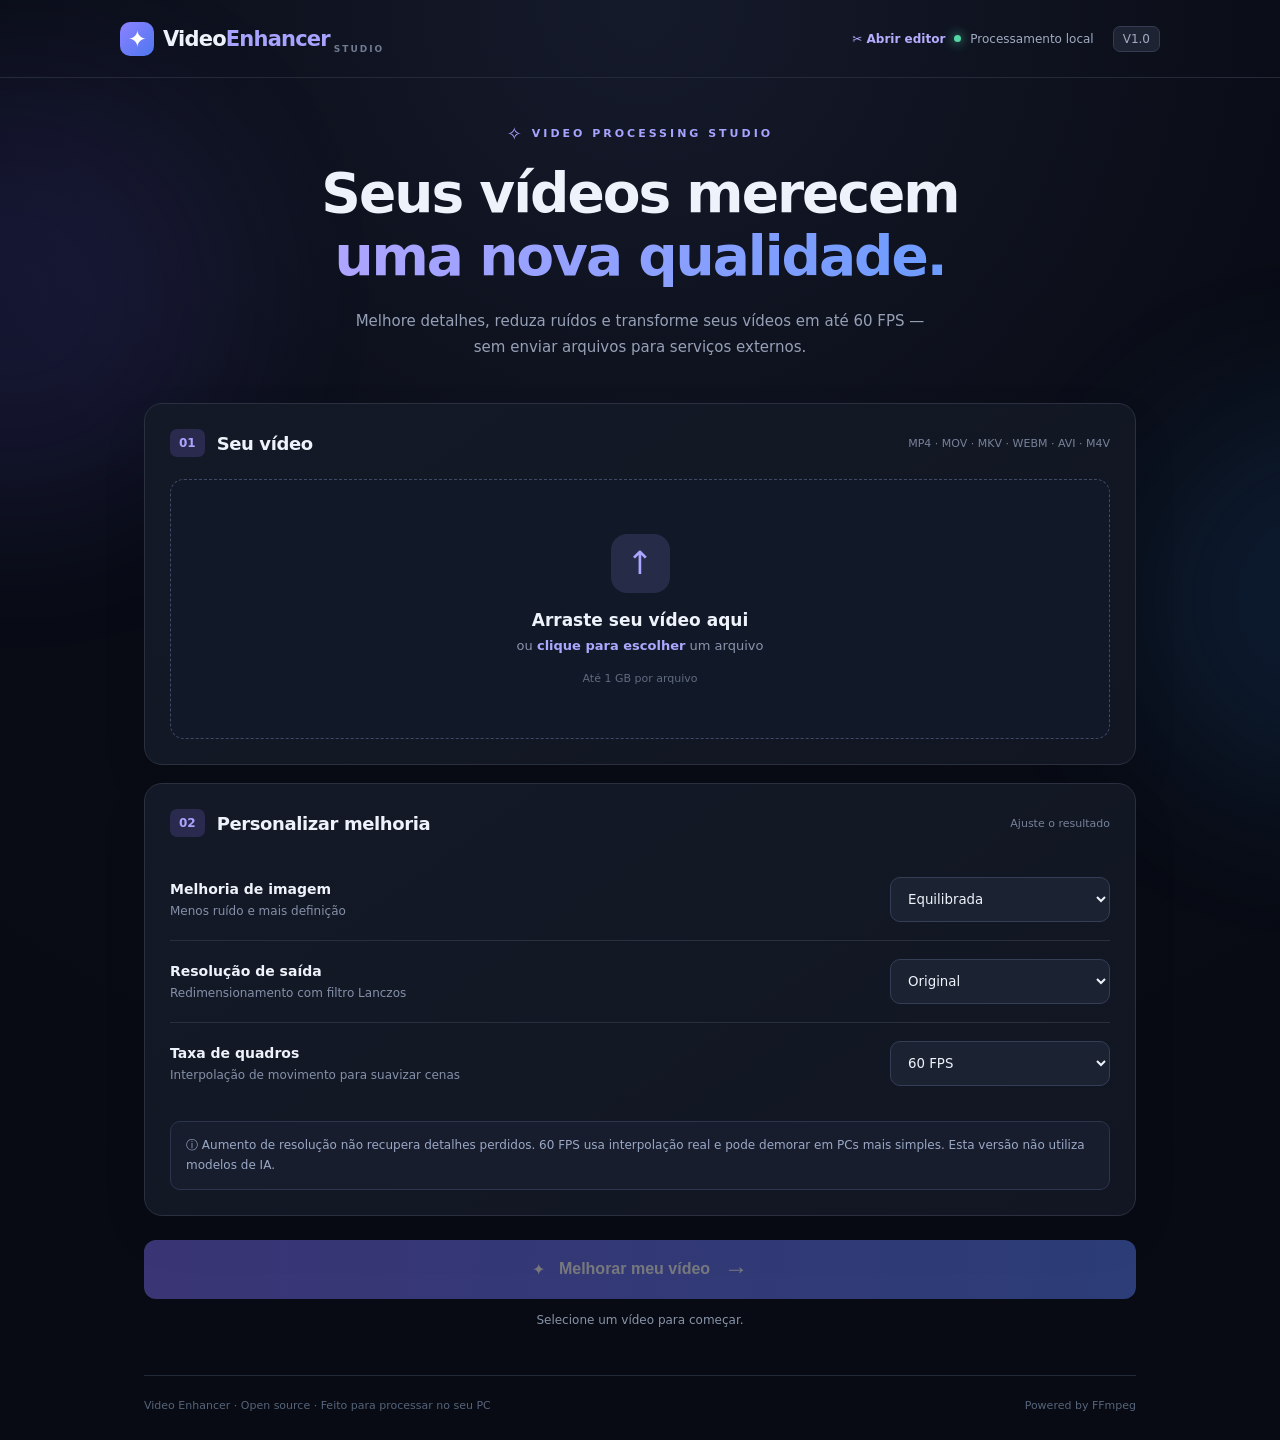
<file: static/index.html>
<!doctype html>
<html lang="pt-BR">
<head>
  <meta charset="UTF-8" />
  <meta name="viewport" content="width=device-width, initial-scale=1.0" />
  <meta name="theme-color" content="#080b13" />
  <title>Video Enhancer — Melhore seus vídeos</title>
  <link rel="stylesheet" href="/static/styles.css" />
</head>
<body>
  <div class="glow glow-a"></div><div class="glow glow-b"></div>
  <header class="header">
    <div class="brand"><span class="brand-logo">✦</span><span>Video<span class="brand-accent">Enhancer</span></span><small>STUDIO</small></div>
    <div class="header-meta"><a href="/editor" style="color:#b6adff;text-decoration:none;font-weight:700">✂ Abrir editor</a><span class="status-dot"></span> Processamento local <span class="version">V1.0</span></div>
  </header>
  <main class="shell">
    <section class="intro">
      <div class="eyebrow"><span class="spark">✧</span> VIDEO PROCESSING STUDIO</div>
      <h1>Seus vídeos merecem<br><span>uma nova qualidade.</span></h1>
      <p>Melhore detalhes, reduza ruídos e transforme seus vídeos em até 60 FPS — sem enviar arquivos para serviços externos.</p>
    </section>
    <section class="workspace">
      <div class="workspace-head"><div><span class="step">01</span><h2>Seu vídeo</h2></div><span class="subdued">MP4 · MOV · MKV · WEBM · AVI · M4V</span></div>
      <label id="dropzone" class="dropzone" for="videoInput" tabindex="0" role="button" aria-label="Selecionar vídeo">
        <input id="videoInput" type="file" accept=".mp4,.mov,.mkv,.webm,.avi,.m4v,video/*" hidden>
        <div class="upload-icon">↑</div>
        <div class="upload-title">Arraste seu vídeo aqui</div>
        <div class="upload-note">ou <strong>clique para escolher</strong> um arquivo</div>
        <div class="upload-limit">Até 1 GB por arquivo</div>
      </label>
      <div class="file-card" id="fileCard" hidden>
        <video id="preview" controls playsinline preload="metadata"></video>
        <div class="file-info"><div class="file-name" id="fileName"></div><div class="file-detail" id="fileDetail"></div><button id="removeFile" class="text-button" type="button">Trocar vídeo</button></div>
      </div>
    </section>
    <section class="workspace">
      <div class="workspace-head"><div><span class="step">02</span><h2>Personalizar melhoria</h2></div><span class="subdued">Ajuste o resultado</span></div>
      <div class="settings">
        <div class="setting"><div class="setting-copy"><h3>Melhoria de imagem</h3><p>Menos ruído e mais definição</p></div>
          <select id="quality" aria-label="Melhoria de imagem"><option value="off">Desligada</option><option value="balanced" selected>Equilibrada</option><option value="strong">Forte</option></select></div>
        <div class="setting"><div class="setting-copy"><h3>Resolução de saída</h3><p>Redimensionamento com filtro Lanczos</p></div>
          <select id="resolution" aria-label="Resolução de saída"><option value="original" selected>Original</option><option value="720">720p</option><option value="1080">1080p Full HD</option><option value="2160">2160p 4K</option></select></div>
        <div class="setting"><div class="setting-copy"><h3>Taxa de quadros</h3><p>Interpolação de movimento para suavizar cenas</p></div>
          <select id="fps" aria-label="Taxa de quadros"><option value="original">Manter original</option><option value="60" selected>60 FPS</option></select></div>
      </div>
      <p class="info-box">ⓘ Aumento de resolução não recupera detalhes perdidos. 60 FPS usa interpolação real e pode demorar em PCs mais simples. Esta versão não utiliza modelos de IA.</p>
    </section>
    <section class="actions">
      <button id="processBtn" class="primary" disabled><span>✦</span> Melhorar meu vídeo <span class="btn-arrow">→</span></button>
      <p id="message" class="message" role="status" aria-live="polite">Selecione um vídeo para começar.</p>
      <div id="progressArea" class="progress-area" hidden><div class="progress-label"><span id="stage">Preparando...</span><strong id="percentage">0%</strong></div><div class="progress-track"><div id="progressBar" class="progress-fill"></div></div></div>
      <div id="resultArea" class="result-area" hidden><div class="result-heading">✓ Seu vídeo está pronto!</div><video id="resultPreview" controls playsinline></video><a id="downloadBtn" class="download" download="video-enhanced.mp4">↓ Baixar vídeo melhorado</a></div>
    </section>
    <footer>Video Enhancer · Open source · Feito para processar no seu PC <span>Powered by FFmpeg</span></footer>
  </main>
  <script src="/static/app.js" defer></script>
</body>
</html>
</file>
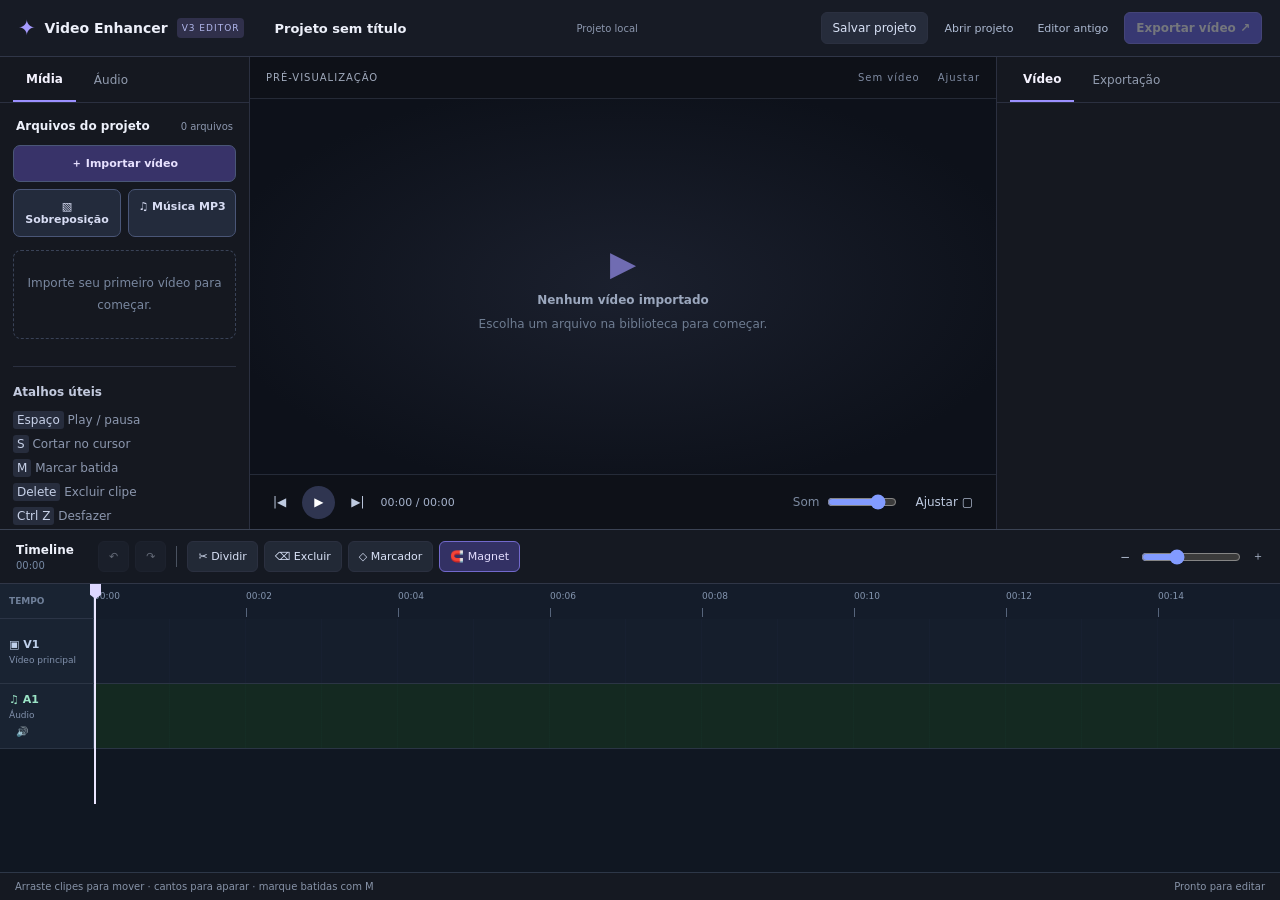
<file: static/v3/index.html>
<!doctype html>
<html lang="pt-BR">
<head>
<meta charset="utf-8"><meta name="viewport" content="width=device-width,initial-scale=1">
<title>Video Enhancer V3 — Workspace</title>
<link rel="stylesheet" href="/static/v3/workspace.css?v=1">
</head>
<body>
<header class="topbar">
 <div class="brand"><span class="brand-mark">✦</span><strong>Video Enhancer</strong><span class="edition">V3 EDITOR</span></div>
 <div class="project"><input id="projectName" value="Projeto sem título" maxlength="70" aria-label="Nome do projeto"><span id="saveStatus">Projeto local</span></div>
 <div class="actions"><button id="saveProject" title="Salvar arquivo de projeto">Salvar projeto</button><label class="toplink">Abrir projeto<input id="openProject" type="file" accept=".json,application/json" hidden></label><a href="/editor" title="Voltar ao editor anterior">Editor antigo</a><button id="exportBtn" class="primary" disabled>Exportar vídeo ↗</button></div>
</header>
<div class="app">
 <aside class="media-sidebar panel">
  <nav class="panel-tabs" aria-label="Biblioteca"><button class="active" data-library="media">Mídia</button><button data-library="sound">Áudio</button></nav>
  <div class="panel-header"><strong>Arquivos do projeto</strong><span id="assetCount">0 arquivos</span></div>
  <div class="import-grid">
   <label class="import-main">＋ Importar vídeo<input id="mainFile" type="file" accept="video/*,.mp4,.mov,.mkv,.webm,.avi,.m4v" hidden></label>
   <label class="import-secondary">▧ Sobreposição<input id="overlayFile" type="file" accept="video/*,.mp4,.mov,.mkv,.webm,.avi,.m4v" hidden></label>
   <label class="import-secondary">♫ Música MP3<input id="audioFile" type="file" accept=".mp3,audio/mpeg" hidden></label>
  </div>
  <div id="assetList" class="asset-list"><div class="empty-media">Importe seu primeiro vídeo para começar.</div></div>
  <div class="sidebar-hint"><strong>Atalhos úteis</strong><p><kbd>Espaço</kbd> Play / pausa<br><kbd>S</kbd> Cortar no cursor<br><kbd>M</kbd> Marcar batida<br><kbd>Delete</kbd> Excluir clipe<br><kbd>Ctrl Z</kbd> Desfazer</p></div>
 </aside>
 <main class="monitor panel">
  <div class="monitor-top"><span>PRÉ-VISUALIZAÇÃO</span><div class="monitor-info"><span id="resLabel">Sem vídeo</span><span id="zoomMonitor">Ajustar</span></div></div>
  <div id="monitorViewport" class="monitor-viewport">
   <div id="composition" class="composition" aria-label="Composição do vídeo">
    <div id="baseTransform" class="base-transform" hidden>
     <video id="video" playsinline preload="metadata"></video>
     <span class="transform-handle nw" data-handle="nw"></span><span class="transform-handle ne" data-handle="ne"></span><span class="transform-handle sw" data-handle="sw"></span><span class="transform-handle se" data-handle="se"></span>
    </div>
    <div id="overlayContainer" class="overlay-container"></div>
    <div id="centerGuideX" class="center-guide vertical" hidden></div><div id="centerGuideY" class="center-guide horizontal" hidden></div>
   </div>
   <div id="emptyMonitor" class="empty-monitor"><div class="play-symbol">▶</div><strong>Nenhum vídeo importado</strong><p>Escolha um arquivo na biblioteca para começar.</p></div>
  </div>
  <div class="playerbar">
   <div class="player-left"><button id="goStart" title="Início">|◀</button><button id="playBtn" class="play-toggle" title="Reproduzir">▶</button><button id="stepForward" title="Avançar um quadro">▶|</button><span id="timeLabel">00:00:00 / 00:00:00</span></div>
   <div class="player-right"><label>Som <input id="volume" type="range" min="0" max="100" value="80"></label><button id="fitMonitor" title="Centralizar prévia">Ajustar ▢</button></div>
  </div>
 </main>
 <aside class="properties panel">
  <nav class="panel-tabs" aria-label="Propriedades"><button class="active" data-inspector="video">Vídeo</button><button data-inspector="export">Exportação</button></nav>
  <div class="properties-content">
   <section id="clipSettings">
    <div id="baseSettings"><div class="panel-header"><strong>Transformação</strong><span id="selectionLabel">Nenhuma seleção</span></div>
    <div class="setting"><label>Escala horizontal</label><div class="inputline"><input id="scaleX" type="range" min="10" max="300" value="100"><output id="scaleXVal">100%</output></div></div>
    <div class="setting"><label>Escala vertical</label><div class="inputline"><input id="scaleY" type="range" min="10" max="300" value="100"><output id="scaleYVal">100%</output></div></div>
    <div class="setting double"><div><label>Posição X</label><input id="posX" type="number" step="1" value="0"></div><div><label>Posição Y</label><input id="posY" type="number" step="1" value="0"></div></div>
    <div class="setting"><label>Rotação</label><div class="inputline"><input id="rotation" type="range" min="-180" max="180" value="0"><output id="rotationVal">0°</output></div></div>
    <div class="button-grid"><button id="resetTransform">Redefinir</button><button id="fillCanvas">Preencher tela</button><button id="stretchCanvas">Esticar na composição</button><button id="centerCanvas">Centralizar</button></div>
    <div class="separator"></div>
    <div class="setting"><label>Velocidade do clipe</label><select id="speed"><option value="0.5">0.5×</option><option value="1" selected>1×</option><option value="1.5">1.5×</option><option value="2">2×</option></select></div>
    <p class="helper">Selecione um clipe na timeline. Arraste o vídeo na prévia ou seus cantos para redimensionar.</p></div>
    <div id="overlaySettings" hidden>
     <div class="panel-header"><strong>Sobreposição</strong><span id="overlayName">V2</span></div>
     <div class="setting"><label>Tamanho da camada</label><div class="inputline"><input id="overlayScale" type="range" min="10" max="100" value="40"><output id="overlayScaleValue">40%</output></div></div>
     <div class="setting"><label>Opacidade</label><div class="inputline"><input id="overlayOpacity" type="range" min="0" max="100" value="100"><output id="overlayOpacityValue">100%</output></div></div>
     <div class="setting double"><div><label>Início na timeline</label><input id="overlayAt" type="number" min="0" step=".01"></div><div><label>Fim no vídeo</label><input id="overlayEnd" type="number" min=".08" step=".01"></div></div>
     <div class="button-grid"><button id="overlayToggle">Ocultar camada</button><button id="overlayDelete">Excluir camada</button></div>
     <p class="helper">Arraste a camada na prévia para posicionar e na timeline para ajustar o início. O áudio da sobreposição não é exportado.</p>
    </div>
   </section>
   <section id="exportSettings" hidden>
    <div class="panel-header"><strong>Configurações de saída</strong></div>
    <div class="setting"><label>Composição</label><select id="canvasPreset"><option value="source">Original</option><option value="1920x1080">1920 × 1080 (16:9)</option><option value="1080x1920">1080 × 1920 (9:16)</option><option value="1080x1080">1080 × 1080 (1:1)</option></select></div>
    <div class="setting double"><div><label>Largura</label><input id="canvasWidth" type="number" min="64" max="4096" step="2" value="1920"></div><div><label>Altura</label><input id="canvasHeight" type="number" min="64" max="4096" step="2" value="1080"></div></div>
    <div class="setting"><label>FPS</label><select id="canvasFps"><option>24</option><option selected>30</option><option>60</option></select></div>
    <div class="setting"><label>Melhoria</label><select id="quality"><option value="off">Desligada</option><option value="balanced" selected>Equilibrada</option><option value="strong">Forte</option></select></div>
    <div class="setting"><label>Modo de exportação</label><select id="exportMode"><option value="fast">Rápida</option><option value="quality">Qualidade máxima</option></select></div>
    <div class="setting checkbox"><label><input id="muteSource" type="checkbox"> Remover áudio original</label></div>
    <div class="setting checkbox"><label><input id="muteAll" type="checkbox"> Exportar sem áudio</label></div>
    <p class="helper">Exportação MP4 / H.264 via FFmpeg no computador. As sobreposições são renderizadas com o vídeo.</p>
   </section>
  </div>
 </aside>
 <section class="timeline panel">
  <div class="timeline-toolbar">
   <div class="timeline-label"><strong>Timeline</strong><span id="durationLabel">0:00</span></div>
   <div class="tools">
    <button id="undoBtn" title="Desfazer (Ctrl+Z)">↶</button><button id="redoBtn" title="Refazer (Ctrl+Y)">↷</button>
    <span class="tool-divider"></span><button id="splitBtn" title="Dividir (S)">✂ Dividir</button><button id="deleteBtn" title="Excluir (Delete)">⌫ Excluir</button>
    <button id="markerBtn" title="Marcador (M)">◇ Marcador</button><button id="magnetBtn" class="tool-active" aria-pressed="true" title="Encaixe magnético">🧲 Magnet</button>
   </div>
   <div class="zoom"><span>−</span><input id="zoomRange" type="range" min="24" max="180" step="2" value="76" aria-label="Zoom da timeline"><span>＋</span></div>
  </div>
  <div id="timelineScroll" class="timeline-scroll">
   <div id="timelineStage" class="timeline-stage">
    <div class="ruler-track"><div class="track-label muted">TEMPO</div><div id="ruler" class="ruler"></div></div>
    <div id="markerLane" class="marker-lane"></div>
    <div id="videoTracks"></div>
    <div class="track audio-row"><div class="track-label audio-label">♫ A1 <small>Áudio</small><button id="audioMute" title="Silenciar música" aria-pressed="false">🔊</button></div><div id="audioLane" class="track-lane audio-lane"></div></div>
    <div id="playhead" class="playhead"><span></span></div>
   </div>
  </div>
  <div class="timeline-footer"><span>Arraste clipes para mover · cantos para aparar · marque batidas com M</span><span id="statusLine">Pronto para editar</span></div>
 </section>
 <div class="resize-grip resize-left" id="resizeLeft" role="separator" aria-label="Redimensionar biblioteca" title="Arraste para redimensionar biblioteca"></div>
 <div class="resize-grip resize-right" id="resizeRight" role="separator" aria-label="Redimensionar propriedades" title="Arraste para redimensionar propriedades"></div>
 <div class="resize-grip resize-bottom" id="resizeBottom" role="separator" aria-label="Redimensionar timeline" title="Arraste para redimensionar timeline"></div>
</div>
<div id="exportDialog" class="modal" hidden><div class="modal-card"><div class="modal-header"><strong>Exportando projeto</strong><button id="closeExport" title="Fechar">×</button></div><p id="exportStatus">Preparando vídeo...</p><div class="progress"><div id="exportProgress"></div></div><span id="exportPercentage">0%</span><a id="downloadVideo" hidden download="video-enhancer-v3.mp4">Baixar MP4 ↧</a></div></div>
<div id="toast" class="toast" role="status" hidden></div>
<script src="/static/v3/workspace.js?v=1" defer></script>
</body></html>
</file>
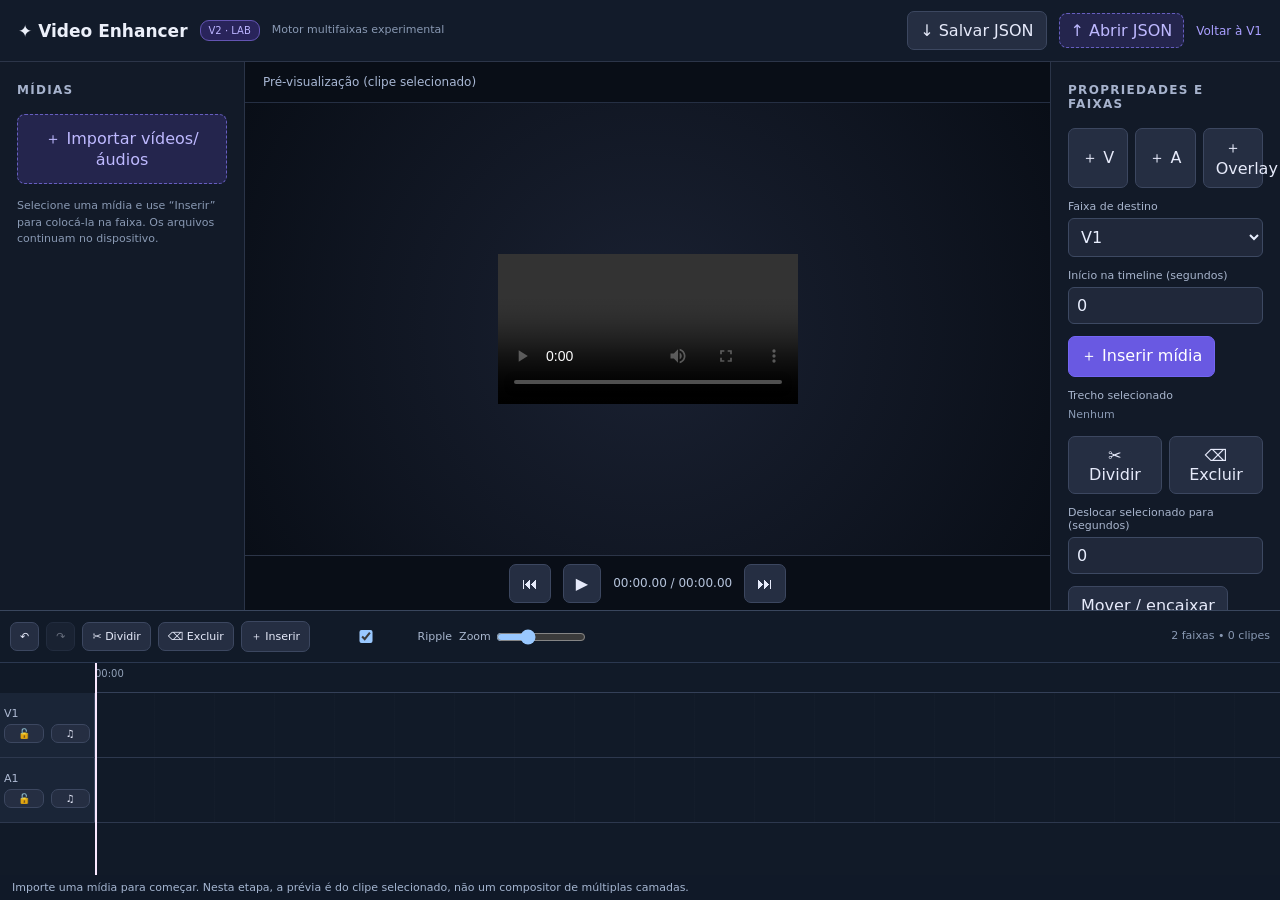
<file: static/v2/editor.html>
<!doctype html>
<html lang="pt-BR"><head><meta charset="utf-8"><meta name="viewport" content="width=device-width, initial-scale=1">
<title>Video Enhancer V2 · Timeline Lab</title>
<style>
:root{color-scheme:dark;font-family:Inter,system-ui,Segoe UI,sans-serif;background:#0a0f18;color:#ecf0fa}
*{box-sizing:border-box}body{margin:0;height:100dvh;display:flex;flex-direction:column}
button,select,input{font:inherit}button{border:1px solid #3c4760;background:#252e42;color:#e6eafa;border-radius:7px;padding:9px 12px;cursor:pointer}button:disabled{opacity:.4;cursor:not-allowed}button:hover:not(:disabled){border-color:#8c7afc}
.top{padding:11px 18px;border-bottom:1px solid #2c3549;background:#121b2a;display:flex;gap:12px;align-items:center;flex-wrap:wrap}.top b{font-size:17px}.top .version{font-size:10px;background:#29245b;border:1px solid #6354b2;border-radius:9px;padding:4px 8px;color:#bbb3ff}.grow{flex:1}.top a{color:#a99fff;text-decoration:none;font-size:12px}
.top button.accent,.accent{background:#6959e2;border-color:#7365f3;color:white}
.main{flex:1;min-height:0;display:grid;grid-template-columns:245px minmax(260px,1fr) 230px;overflow:hidden}
.panel{padding:17px;background:#121a28;border-right:1px solid #2a3448;overflow:auto;scrollbar-width:thin}.panel.right{border-right:0;border-left:1px solid #2a3448}
.panel h2{font-size:12px;letter-spacing:1.3px;color:#a7b3cd;text-transform:uppercase;margin:4px 0 17px}
.hint{color:#8999b3;font-size:11px;line-height:1.5}.file-btn{display:block;text-align:center;border:1px dashed #665ec0;padding:14px;border-radius:8px;background:#24254d;color:#beb9ff;cursor:pointer;margin-bottom:14px}
.media-item{padding:10px;background:#222d40;border-radius:7px;margin-top:8px;border:1px solid #37455e;font-size:12px;overflow-wrap:anywhere;cursor:pointer}
.media-item.active{border-color:#b2a5ff;background:#35315e}.media-item small{display:block;color:#91a2bf;margin-top:5px}.field{margin:12px 0}.field label{display:block;color:#a8b5cd;font-size:11px;margin-bottom:5px}
.field input,.field select{background:#20283a;border:1px solid #3d4962;color:#e9efff;width:100%;border-radius:6px;padding:8px}
.row{display:flex;gap:7px}.row>*{flex:1;min-width:0}
.viewer{min-width:0;display:flex;flex-direction:column;background:#090e17}
.viewer-header{padding:13px 18px;border-bottom:1px solid #252f43;font-size:12px;color:#a8b7d4}
.viewer-area{flex:1;min-height:0;display:grid;place-items:center;background:radial-gradient(circle,#1a2132,#090e17);padding:14px}
.viewer video{max-width:100%;max-height:100%;width:auto;height:auto;background:black;object-fit:contain}
.transport{height:55px;border-top:1px solid #2c3548;display:flex;gap:12px;align-items:center;justify-content:center}
.transport span{font-size:12px;color:#b5c3db;font-variant-numeric:tabular-nums}
.timeline{height:290px;border-top:1px solid #39465d;background:#111a28;display:flex;flex-direction:column;min-height:0}
.tools{display:flex;gap:7px;align-items:center;overflow-x:auto;padding:10px;border-bottom:1px solid #2b3850;white-space:nowrap;scrollbar-width:thin}
.tools button{padding:7px 9px;font-size:11px}.tools label{font-size:11px;color:#a8b6cd}.tools input{width:90px;vertical-align:middle}
.scroll{overflow:auto;flex:1;min-height:0;position:relative}
.content{position:relative;min-width:100%;min-height:100%}
.ruler{height:30px;position:relative;margin-left:95px;border-bottom:1px solid #344058}
.tick{position:absolute;top:5px;font-size:10px;color:#92a1b8}
.track{height:65px;border-bottom:1px solid #2d384e;display:flex;position:relative}
.track-head{width:95px;flex-shrink:0;display:flex;flex-direction:column;align-items:stretch;justify-content:center;gap:4px;padding:4px;background:#1a2537;border-right:1px solid #39475e;font-size:11px;color:#afbbd4;position:sticky;left:0;z-index:4}
.track-head label{display:flex;align-items:center;justify-content:space-between;gap:4px}
.track-head button{padding:3px 5px;font-size:10px}
.lane{height:100%;position:relative;flex:1;min-width:500px;background:repeating-linear-gradient(90deg,transparent 0,transparent 59px,#ffffff06 60px)}
.clip{position:absolute;top:7px;height:49px;min-width:5px;display:flex;flex-direction:column;justify-content:space-between;padding:6px 8px;border:1px solid #8c85fc;background:#373a8c;border-radius:5px;overflow:hidden;white-space:nowrap;font-size:11px;cursor:grab;touch-action:none;user-select:none}
.track.audio .clip{background:#1f6157;border-color:#55d0b2}.clip.active{outline:2px solid #fff;outline-offset:-2px}.clip small{font-size:10px;color:#c4c5eb}
.playhead{position:absolute;top:0;bottom:0;left:95px;border-left:2px solid #fae8ff;pointer-events:none;z-index:7}
.msg{padding:6px 12px;font-size:11px;color:#a4b5d0;background:#101928}
@media(max-width:840px){.main{grid-template-columns:195px minmax(200px,1fr)}.panel.right{display:none}.timeline{height:280px}}
@media(max-width:570px){.main{grid-template-columns:1fr}.panel:not(.right){height:125px;display:flex;gap:12px;overflow:auto;align-items:center;flex-wrap:nowrap}.panel:not(.right) h2,.panel:not(.right) .hint{display:none}.main{display:flex;flex-direction:column}.viewer{flex:1;min-height:0}.panel:not(.right){flex-shrink:0}.file-btn{min-width:120px;margin:0}.timeline{height:290px;flex-shrink:0}.top{padding:9px}}
</style></head><body>
<div class="top"><b>✦ Video Enhancer</b><span class="version">V2 · LAB</span><span class="hint">Motor multifaixas experimental</span><div class="grow"></div><button id="save">↓ Salvar JSON</button><label class="file-btn" style="margin:0;padding:7px 11px">↑ Abrir JSON<input id="openProject" type="file" accept=".json" hidden></label><a href="/editor">Voltar à V1</a></div>
<div class="main">
<aside class="panel"><h2>Mídias</h2><label class="file-btn">＋ Importar vídeos/áudios<input id="files" type="file" multiple accept="video/*,audio/*" hidden></label><div id="media" aria-label="Mídias do projeto"></div><p class="hint">Selecione uma mídia e use “Inserir” para colocá-la na faixa. Os arquivos continuam no dispositivo.</p></aside>
<section class="viewer"><div class="viewer-header" id="previewStatus">Pré-visualização (clipe selecionado)</div><div class="viewer-area"><video id="preview" playsinline controls></video></div><div class="transport"><button id="prev">⏮</button><button id="play">▶</button><span id="clock">00:00.00 / 00:00.00</span><button id="next">⏭</button></div></section>
<aside class="panel right"><h2>Propriedades e faixas</h2><div class="row"><button id="addVideo">＋ V</button><button id="addAudio">＋ A</button><button id="addOverlay">＋ Overlay</button></div><div class="field"><label>Faixa de destino</label><select id="trackSelect"></select></div><div class="field"><label>Início na timeline (segundos)</label><input id="timeInput" type="number" step=".033333" value="0" min="0"></div><button id="insert" class="accent">＋ Inserir mídia</button><div class="field"><label>Trecho selecionado</label><div id="selected" class="hint">Nenhum</div></div><div class="row"><button id="split">✂ Dividir</button><button id="remove">⌫ Excluir</button></div><div class="field"><label>Deslocar selecionado para (segundos)</label><input id="moveInput" type="number" step=".033333" min="0" value="0"></div><button id="move">Mover / encaixar</button><p class="hint">Cada faixa impede sobreposição. Faixas diferentes podem se sobrepor. O botão Ripple empurra clipes posteriores.</p></aside>
</div>
<section class="timeline">
<div class="tools"><button id="undo">↶</button><button id="redo">↷</button><button id="splitSmall">✂ Dividir</button><button id="removeSmall">⌫ Excluir</button><button id="insertSmall">＋ Inserir</button><label><input id="ripple" type="checkbox" checked> Ripple</label><label>Zoom <input id="zoom" type="range" min="15" max="140" value="55"></label><span class="grow"></span><span id="counter" class="hint"></span></div>
<div class="scroll" id="scroll"><div id="content" class="content"><div id="ruler" class="ruler"></div><div id="trackContainer"></div><div id="playhead" class="playhead"></div></div></div>
<div id="message" class="msg" role="status">Importe uma mídia para começar. Nesta etapa, a prévia é do clipe selecionado, não um compositor de múltiplas camadas.</div>
</section>
<script src="/static/v2/timeline-engine.js" defer></script>
<script src="/static/v2/lab.js" defer></script>
</body></html>
</file>
<file: static/styles.css>
:root{font-family:Inter,ui-sans-serif,system-ui,-apple-system,"Segoe UI",sans-serif;color:#eef2fa;background:#080b13;font-synthesis:none}*{box-sizing:border-box}body{margin:0;min-height:100vh;overflow-x:hidden;background:radial-gradient(circle at 50% 0%,#151a2b 0,#090c15 45%,#080b13 80%)}.glow{position:fixed;pointer-events:none;filter:blur(85px);opacity:.12;border-radius:50%;z-index:0}.glow-a{width:430px;height:430px;top:80px;left:-200px;background:#7164ff}.glow-b{width:400px;height:400px;top:400px;right:-250px;background:#2a88ed}.header{height:78px;border-bottom:1px solid #242a38;display:flex;justify-content:space-between;align-items:center;padding:0 max(24px,calc((100vw - 1040px)/2));position:relative;z-index:1}.brand{font-size:21px;font-weight:800;display:flex;align-items:center;gap:9px;letter-spacing:-.8px}.brand-logo{background:linear-gradient(135deg,#8c82ff,#4e76f0);width:34px;height:34px;border-radius:10px;display:grid;place-items:center;color:white;font-size:23px}.brand-accent{color:#a7a3ff}.brand small{align-self:flex-end;margin:0 0 2px -5px;color:#717b92;font-size:9px;letter-spacing:2px}.header-meta{font-size:12px;color:#a1abc0;display:flex;align-items:center;gap:9px}.status-dot{width:7px;height:7px;border-radius:50%;background:#55d6a7;box-shadow:0 0 11px #55d6a7}.version{background:#1e2334;border:1px solid #353b50;border-radius:7px;padding:5px 9px;margin-left:10px}.shell{max-width:1040px;margin:auto;padding:45px 24px 20px;position:relative;z-index:1}.intro{text-align:center;margin-bottom:43px}.eyebrow{font-size:11px;color:#a7a3ff;letter-spacing:3px;font-weight:800}.spark{font-size:18px;vertical-align:middle}h1{font-size:clamp(34px,5vw,55px);line-height:1.15;letter-spacing:-2px;margin:18px 0 19px;font-weight:850}h1 span{background:linear-gradient(95deg,#afa5ff,#6c9bff);background-clip:text;-webkit-background-clip:text;color:transparent}.intro p{max-width:580px;margin:auto;color:#96a0b6;line-height:1.75;font-size:15px}.workspace{background:linear-gradient(145deg,#141927,#111622);border:1px solid #2a3040;border-radius:18px;padding:25px;margin:18px 0;box-shadow:0 20px 50px #0001}.workspace-head{display:flex;justify-content:space-between;align-items:center;gap:12px;margin-bottom:22px}.workspace-head>div{display:flex;align-items:center;gap:12px}.step{background:#292a4d;color:#aaa4ff;border-radius:7px;padding:7px 9px;font-size:12px;font-weight:800}.workspace h2{font-size:18px;margin:0;letter-spacing:-.4px}.subdued{font-size:11px;color:#778299}.dropzone{border:1.5px dashed #404965;border-radius:14px;background:#111827;display:flex;flex-direction:column;align-items:center;justify-content:center;min-height:260px;cursor:pointer;transition:.2s;text-align:center;padding:24px}.dropzone:hover,.dropzone.drag{border-color:#9b8eff;background:#191c34}.upload-icon{width:59px;height:59px;border-radius:16px;background:#262b48;color:#aaa7ff;display:grid;place-items:center;font-size:32px;margin-bottom:17px}.upload-title{font-size:17px;font-weight:750}.upload-note{margin-top:8px;color:#8994ab;font-size:13px}.upload-note strong{color:#aaa9ff}.upload-limit{margin-top:19px;color:#606b80;font-size:11px}.file-card{display:flex;gap:20px;align-items:center;background:#0c1220;padding:14px;border-radius:13px;border:1px solid #283149}.file-card video{width:210px;max-height:135px;background:#000;border-radius:9px}.file-info{min-width:0}.file-name{font-weight:700;overflow-wrap:anywhere}.file-detail{color:#8793ad;font-size:12px;margin:9px 0}.text-button{color:#a59fff;background:none;border:0;padding:0;cursor:pointer}.settings{display:flex;flex-direction:column}.setting{display:flex;align-items:center;justify-content:space-between;gap:20px;padding:18px 0;border-bottom:1px solid #292f3d}.setting:last-child{border:0}.setting h3{font-size:14px;margin:0 0 7px}.setting p{font-size:12px;color:#8490a9;margin:0}.setting select{width:220px;background:#1b2232;border:1px solid #343e55;border-radius:10px;padding:13px;color:#eef2fa;cursor:pointer;font-family:inherit;outline:none}.setting select:focus{border-color:#8c82ff}.info-box{background:#171d2c;border:1px solid #2c354c;border-radius:10px;padding:13px 15px;color:#9aa8c6;font-size:12px;line-height:1.7;margin:17px 0 0}.actions{margin:24px 0;text-align:center}.primary{width:100%;height:59px;border:0;border-radius:12px;background:linear-gradient(95deg,#796af0,#597af1);color:white;font-size:16px;font-weight:800;cursor:pointer;display:flex;align-items:center;justify-content:center;gap:14px;box-shadow:0 9px 24px #635afa33;transition:opacity .2s}.primary:hover:not(:disabled){filter:brightness(1.13)}.primary:disabled{opacity:.45;cursor:not-allowed;box-shadow:none}.btn-arrow{font-size:24px}.message{font-size:12px;color:#8894a9;line-height:1.6}.progress-area,.result-area{background:#151b2a;border:1px solid #30384e;border-radius:14px;padding:20px;margin-top:19px;text-align:left}.progress-label{display:flex;justify-content:space-between;font-size:13px;color:#aab4cb;margin-bottom:14px}.progress-label strong{color:#ada5ff}.progress-track{height:8px;background:#2a3245;border-radius:12px;overflow:hidden}.progress-fill{height:100%;width:0%;background:linear-gradient(90deg,#7974f7,#6ca2ff);transition:width .35s}.result-heading{font-weight:800;color:#7ee0b6;margin-bottom:15px}.result-area video{display:block;width:100%;max-height:430px;background:#000;border-radius:10px}.download{display:flex;justify-content:center;align-items:center;background:#2d6a60;color:#d9fff0;padding:15px;margin-top:16px;border-radius:10px;text-decoration:none;font-weight:800}.download:hover{background:#3b897b}footer{display:flex;justify-content:space-between;border-top:1px solid #222939;padding:23px 0 8px;margin-top:45px;color:#56647a;font-size:11px}@media(max-width:650px){.header{padding:0 17px}.brand{font-size:17px}.brand small,.header-meta .version{display:none}.shell{padding:35px 15px}.workspace{padding:17px}.workspace-head{align-items:flex-start}.subdued{font-size:9px;max-width:130px;text-align:right}.setting{align-items:flex-start;flex-direction:column;gap:12px}.setting select{width:100%}.file-card{display:block}.file-card video{width:100%;max-height:250px}.file-info{margin-top:12px}footer{gap:10px;flex-direction:column}h1{letter-spacing:-1px}} 
[hidden]{display:none!important}
</file>
<file: static/v3/workspace.css>
:root{color-scheme:dark;font-family:Inter,ui-sans-serif,system-ui,-apple-system,"Segoe UI",sans-serif;--page:#0e1016;--panel:#151820;--layer:#1c212d;--border:#2b3040;--text:#edf0fa;--muted:#8c97ae;--accent:#829bff;--accent-2:#655ddd;--audio:#48c09c;--clip:#5368b6;--track:#151c28}*{box-sizing:border-box}html,body{margin:0;height:100%;overflow:hidden}body{background:var(--page);color:var(--text);font-size:12px}button,input,select{font:inherit}button{color:#d9e2f7;border:1px solid var(--border);background:#262c3b;border-radius:6px;padding:8px 11px;cursor:pointer}button:hover:not(:disabled){background:#343d52}button:disabled{opacity:.4;cursor:default}input,select{background:#1b202c;color:var(--text);border:1px solid #354056;border-radius:6px;padding:8px;min-width:0}input[type=range]{padding:0;accent-color:var(--accent);cursor:pointer}input[type=checkbox]{accent-color:var(--accent)}[hidden]{display:none!important}.topbar{height:57px;display:flex;align-items:center;gap:22px;padding:0 18px;border-bottom:1px solid #303648;background:#171b25}.brand{display:flex;align-items:center;gap:9px;white-space:nowrap;font-size:14px}.brand-mark{color:#a69bff;font-size:21px}.edition{font-size:9px;color:#b2b8ed;letter-spacing:1px;background:#30304b;padding:5px;border-radius:4px}.project{display:flex;align-items:center;gap:10px;flex:1;min-width:0}.project input{max-width:300px;width:100%;border:0;background:transparent;font-size:13px;font-weight:600}.project>span{font-size:10px;color:var(--muted);white-space:nowrap}.actions{display:flex;align-items:center;gap:8px}.actions a,.toplink{font-size:11px;color:#adbad2;padding:8px;text-decoration:none;cursor:pointer;white-space:nowrap}.actions a:hover,.toplink:hover{color:#fff}.actions button{white-space:nowrap}.primary{background:#6864e6;border-color:#8983f4;color:#fff;font-weight:700}.primary:hover:not(:disabled){background:#817afe}.app{height:calc(100vh - 57px);display:grid;grid-template-columns:250px minmax(300px,1fr) 284px;grid-template-rows:minmax(245px,1fr) minmax(275px,44%);overflow:hidden}.panel{background:var(--panel);min-width:0;min-height:0}.media-sidebar,.properties{overflow:auto;scrollbar-width:thin;scrollbar-color:#44516b transparent}.media-sidebar{border-right:1px solid var(--border)}.properties{border-left:1px solid var(--border)}.panel-tabs{height:46px;display:flex;align-items:stretch;gap:5px;padding:0 13px;border-bottom:1px solid var(--border)}.panel-tabs button{border:0;background:transparent;color:#929caf;border-radius:0;padding:0 13px;font-size:12px}.panel-tabs button.active{border-bottom:2px solid #9b90ff;color:#f5f3ff;font-weight:750}.panel-header{display:flex;align-items:center;justify-content:space-between;padding:16px 16px 12px;gap:8px}.panel-header strong{font-size:12px}.panel-header span{color:var(--muted);font-size:10px}.import-grid{padding:0 13px;display:grid;grid-template-columns:repeat(2,minmax(0,1fr));gap:7px}.import-grid label{padding:10px 7px;border-radius:7px;text-align:center;cursor:pointer;font-weight:600;border:1px solid #4a5677;color:#d8ddf4;font-size:11px;min-width:0}.import-grid label:hover{border-color:#928aff}.import-main{grid-column:1/-1;background:#383369;color:#e7e1ff!important}.import-secondary{background:#232b3c}.asset-list{padding:13px;display:flex;flex-direction:column;gap:8px}.empty-media{border:1px dashed #394257;text-align:center;color:#79879f;border-radius:8px;padding:22px 11px;line-height:1.8}.asset-tile{display:flex;align-items:center;gap:10px;border:1px solid #354050;border-radius:7px;background:#202633;padding:10px;min-width:0;cursor:pointer}.asset-tile:hover{border-color:#697aa7}.asset-icon{width:37px;height:34px;display:grid;place-items:center;color:#e5eaff;background:#35425c;border-radius:5px;font-size:20px}.asset-tile.audio .asset-icon{background:#20574d;color:#b4ffdf}.asset-tile .asset-info{overflow:hidden;flex:1}.asset-tile .asset-info strong{font-size:10px;overflow:hidden;text-overflow:ellipsis;white-space:nowrap;display:block}.asset-tile .asset-info small{font-size:10px;color:#899db3}.sidebar-hint{border-top:1px solid var(--border);margin:14px 13px;padding-top:13px;color:var(--muted);line-height:2}.sidebar-hint strong{color:#c3cade}.sidebar-hint p{margin:4px 0}kbd{background:#272d3d;color:#c7d1e8;border-radius:3px;padding:2px 4px;font-family:inherit}.monitor{display:flex;flex-direction:column;background:#0e1118}.monitor-top{height:42px;display:flex;align-items:center;justify-content:space-between;padding:0 16px;border-bottom:1px solid #252a36;font-size:10px;letter-spacing:1px;color:#a0aabc}.monitor-info{display:flex;gap:18px;color:#7f8ba2}.monitor-viewport{min-height:0;flex:1;display:flex;align-items:center;justify-content:center;position:relative;padding:20px;background:radial-gradient(ellipse at center,#1b202e 0%,#0d111a 78%);overflow:hidden}.composition{position:relative;background:#07080b;overflow:hidden;flex:none;box-shadow:0 10px 35px #000b;isolation:isolate;container-type:size}.base-transform{position:absolute;outline:1px solid #bbb3ff;cursor:move;touch-action:none;transform-origin:center center;z-index:1}.base-transform video{width:100%;height:100%;display:block;object-fit:fill;pointer-events:none;background:#000}.transform-handle{position:absolute;width:10px;height:10px;border:1px solid #fff;background:#988aff;border-radius:2px;z-index:3}.transform-handle.nw{top:-5px;left:-5px;cursor:nwse-resize}.transform-handle.ne{top:-5px;right:-5px;cursor:nesw-resize}.transform-handle.sw{bottom:-5px;left:-5px;cursor:nesw-resize}.transform-handle.se{bottom:-5px;right:-5px;cursor:nwse-resize}.overlay-container{position:absolute;inset:0;z-index:2;pointer-events:none}.overlay-video{position:absolute;overflow:hidden;pointer-events:auto;cursor:move;outline:1px solid #7ebcf6;touch-action:none}.overlay-video.active{outline:2px solid #b6edff}.overlay-video video{display:block;width:100%;height:100%;pointer-events:none;object-fit:fill}.center-guide{position:absolute;z-index:5;pointer-events:none;background:#67e0fc}.center-guide.vertical{left:50%;top:0;bottom:0;width:1px}.center-guide.horizontal{top:50%;left:0;right:0;height:1px}.empty-monitor{position:absolute;text-align:center;color:#9ba7bd;display:flex;align-items:center;flex-direction:column;gap:10px}.empty-monitor p{margin:0;color:#6e7c91}.play-symbol{font-size:34px;color:#706cb2}.playerbar{height:55px;border-top:1px solid #252b38;display:flex;align-items:center;justify-content:space-between;padding:0 15px;gap:6px}.player-left,.player-right{display:flex;align-items:center;gap:8px}.playerbar button{background:transparent;border:0;padding:6px 8px;color:#becae0}.playerbar button:hover{color:#fff}.playerbar .play-toggle{background:#2f3550;color:white;border-radius:50%;width:33px;height:33px}.playerbar span{color:#a6b3cc;font-variant-numeric:tabular-nums;font-size:11px}.playerbar label{display:flex;align-items:center;gap:6px;color:#7c8aa0}.playerbar input{width:70px}.properties-content{padding:0 16px 24px}.properties .panel-header{padding:19px 0 15px}.setting{display:flex;flex-direction:column;gap:9px;margin:0 0 18px}.setting>label,.setting>div>label{color:#aab4c9;font-size:11px}.setting .inputline{display:flex;align-items:center;gap:11px}.setting input[type=range]{flex:1;min-width:0}.setting output{width:44px;text-align:right;color:#d7ddf2;font-variant-numeric:tabular-nums}.setting.double{display:grid;grid-template-columns:1fr 1fr;gap:9px}.setting.double>div{display:flex;flex-direction:column;gap:8px;min-width:0}.setting.double input{width:100%}.button-grid{display:grid;grid-template-columns:1fr 1fr;gap:7px}.button-grid button{padding:9px 7px;font-size:10px}.separator{height:1px;background:var(--border);margin:20px 0}.helper{font-size:10px;color:#8490a5;line-height:1.65}.setting.checkbox label{display:flex;align-items:center;gap:8px}.timeline{grid-column:1/-1;display:flex;flex-direction:column;border-top:1px solid #3b4354;background:#151922}.timeline-toolbar{display:flex;align-items:center;height:54px;border-bottom:1px solid #303647;padding:0 16px;gap:16px;flex-shrink:0}.timeline-label{display:flex;flex-direction:column;min-width:66px;gap:3px}.timeline-label strong{font-size:12px}.timeline-label span{font-size:10px;color:#778aa5}.tools{display:flex;gap:6px;align-items:center;overflow:auto hidden;scrollbar-width:none;flex:1}.tools button{padding:8px 10px;white-space:nowrap;font-size:11px;background:#222936}.tools button.tool-active{background:#333164;border-color:#7269cc;color:#e4deff}.tool-divider{height:21px;width:1px;background:#4a5260;margin:0 4px}.zoom{display:flex;align-items:center;gap:9px;color:#aab5c9}.zoom input{width:100px}.timeline-scroll{flex:1;min-height:0;overflow:auto;scrollbar-width:thin;scrollbar-color:#3a465a #171e28;background:#101722}.timeline-stage{position:relative;min-width:100%;min-height:220px;padding-bottom:12px}.ruler-track{height:35px;display:flex;position:relative;border-bottom:1px solid #2b3446}.ruler{position:relative;flex:1;height:35px;cursor:crosshair;background:#141c2a}.ruler-tick{position:absolute;top:7px;font-size:9px;color:#8596b0;white-space:nowrap;pointer-events:none}.ruler-tick:after{content:"";display:block;position:absolute;left:0;top:17px;height:9px;border-left:1px solid #56647b}.track{height:65px;display:flex;border-bottom:1px solid #2b3545}.track-label{flex:0 0 94px;width:94px;background:#192332;border-right:1px solid #334155;display:flex;flex-direction:column;justify-content:center;padding:8px 9px;color:#bfd0eb;font-size:11px;font-weight:750;gap:4px}.track-label small{font-size:9px;color:#8191ac;font-weight:500}.track-label.muted{font-size:9px;color:#70809a}.track-lane{flex:1;position:relative;min-width:0;height:100%;background:repeating-linear-gradient(90deg,#151e2c 0,#151e2c 75px,#192235 76px);}.clip{position:absolute;top:7px;height:50px;border-radius:6px;border:1px solid #7086da;background:linear-gradient(180deg,#5062b0,#3a4d93);cursor:grab;touch-action:none;user-select:none;overflow:hidden;display:flex;align-items:flex-start;min-width:3px}.clip.active{outline:2px solid #dce4ff;outline-offset:-2px}.clip.overlay-clip{border-color:#50a0d5;background:linear-gradient(180deg,#27669c,#214e79)}.clip-title{display:block;padding:9px 14px;font-size:10px;font-weight:650;white-space:nowrap;overflow:hidden;text-overflow:ellipsis;max-width:100%;pointer-events:none}.clip-dur{position:absolute;bottom:5px;left:14px;font-size:9px;color:#e0e7ffbb;pointer-events:none}.trim{position:absolute;top:0;bottom:0;width:7px;background:#ffffff19;cursor:ew-resize;z-index:2}.trim:hover{background:#e7eaff7a}.trim.left{left:0}.trim.right{right:0}.marker-lane{position:absolute;top:34px;left:94px;right:0;height:0;z-index:7;pointer-events:none}.marker{position:absolute;top:-4px;height:17px;width:9px;background:#ffd17c;clip-path:polygon(50% 100%,0 30%,0 0,100% 0,100% 30%);transform:translateX(-50%);pointer-events:auto;cursor:pointer}.audio-lane{background:repeating-linear-gradient(90deg,#142921 0,#142921 75px,#153027 76px)}.audio-label{color:#9be4c6}.audio-label button{font-size:10px;padding:2px;border:0;background:none;width:26px}.audio-clip{background:linear-gradient(180deg,#226e5c,#1b5047);border-color:#46b898}.playhead{position:absolute;left:94px;top:0;bottom:0;border-left:2px solid #eae6ff;z-index:8;pointer-events:none;will-change:transform}.playhead span{position:absolute;top:0;left:-6px;width:11px;height:15px;background:#ddd7ff;clip-path:polygon(0 0,100% 0,100% 72%,50% 100%,0 72%)}.timeline-footer{height:28px;flex:none;display:flex;justify-content:space-between;align-items:center;padding:0 15px;border-top:1px solid #2d3748;font-size:10px;color:#8793a8}.modal{position:fixed;inset:0;background:#080b12c4;display:grid;place-items:center;z-index:100}.modal-card{width:min(90vw,430px);padding:22px;background:#202532;border-radius:13px;border:1px solid #55607a;box-shadow:0 20px 90px #000b}.modal-header{display:flex;justify-content:space-between;align-items:center}.modal-header button{border:0;background:none;font-size:23px}.modal-card p{color:#aebbd3}.progress{height:9px;background:#313b4e;border-radius:20px;overflow:hidden;margin:18px 0 8px}.progress>div{width:0;height:100%;background:#8883fa;transition:width .15s}.modal-card>a{display:block;margin:20px 0 0;padding:13px;background:#635ee1;color:#fff;text-decoration:none;text-align:center;border-radius:7px}.toast{position:fixed;bottom:25px;left:50%;transform:translateX(-50%);background:#283147;border:1px solid #536282;border-radius:8px;padding:13px 20px;box-shadow:0 12px 40px #0009;z-index:120}@media(max-width:1150px){.app{grid-template-columns:205px minmax(270px,1fr) 240px}.topbar{gap:10px;padding:0 9px}.actions{gap:3px}.playerbar{padding:0 8px}.panel-header{padding:13px 10px}.properties-content{padding:0 10px}}@media(max-width:780px){html,body{overflow:auto;height:auto}.topbar{flex-wrap:wrap;height:auto;min-height:57px;padding:8px}.app{height:auto;grid-template-columns:1fr;grid-template-rows:auto 400px auto 390px;overflow:visible}.media-sidebar{max-height:260px}.properties{max-height:470px}.monitor{min-height:360px}.timeline{grid-column:1}.actions{flex-wrap:wrap}.timeline-toolbar{gap:8px}.zoom input{width:70px}}
/* Draggable panel dividers, desktop only */
.app{position:relative;grid-template-columns:var(--left-size,250px) minmax(300px,1fr) var(--right-size,284px);grid-template-rows:minmax(245px,1fr) var(--timeline-size,44%)}
.resize-grip{position:absolute;z-index:35;background:transparent;touch-action:none}
.resize-grip:hover,.resize-grip.active{background:#8d83f6aa}
.resize-left,.resize-right{top:0;bottom:var(--timeline-size,44%);width:6px;cursor:col-resize}
.resize-left{left:calc(var(--left-size,250px) - 3px)}
.resize-right{right:calc(var(--right-size,284px) - 3px)}
.resize-bottom{top:calc(100% - var(--timeline-size,44%) - 3px);left:0;right:0;height:7px;cursor:row-resize}
@media(max-width:780px){.resize-grip{display:none}.app{grid-template-columns:1fr;grid-template-rows:auto 400px auto 390px}}
</file>
